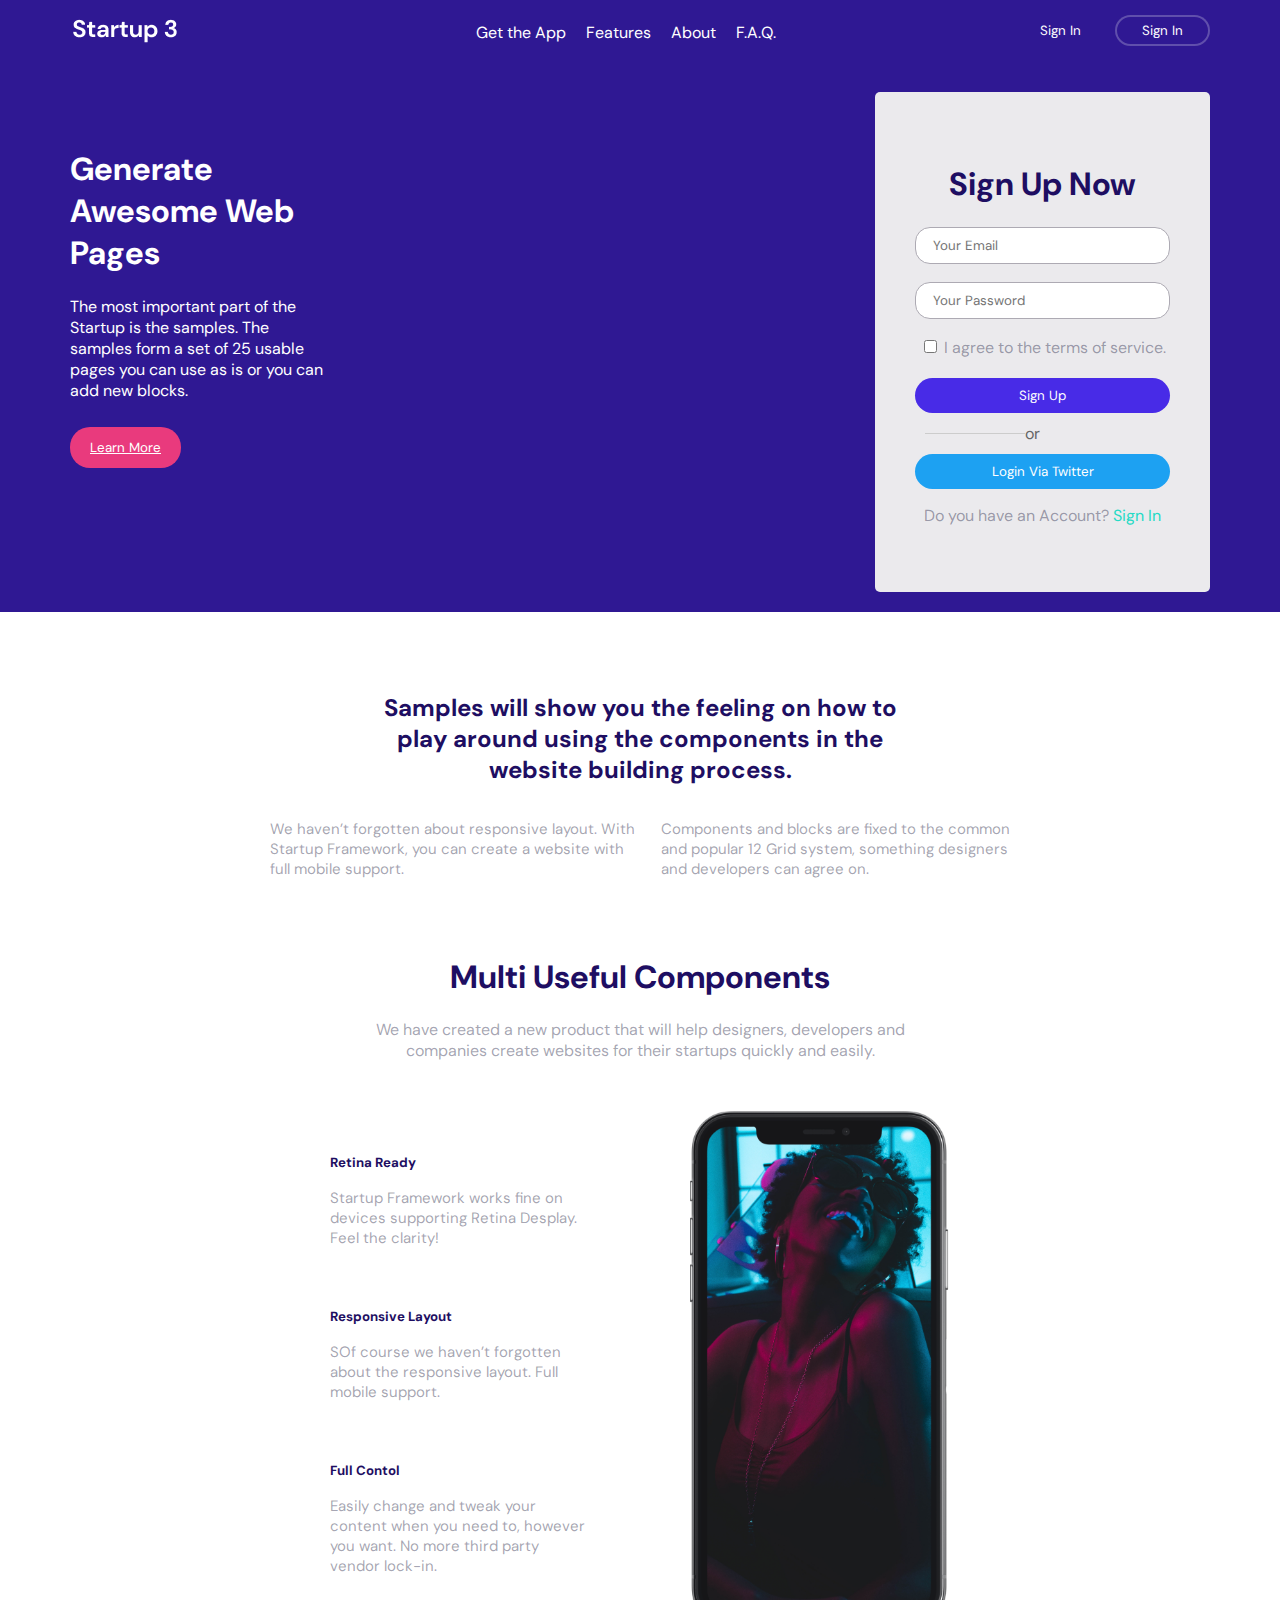
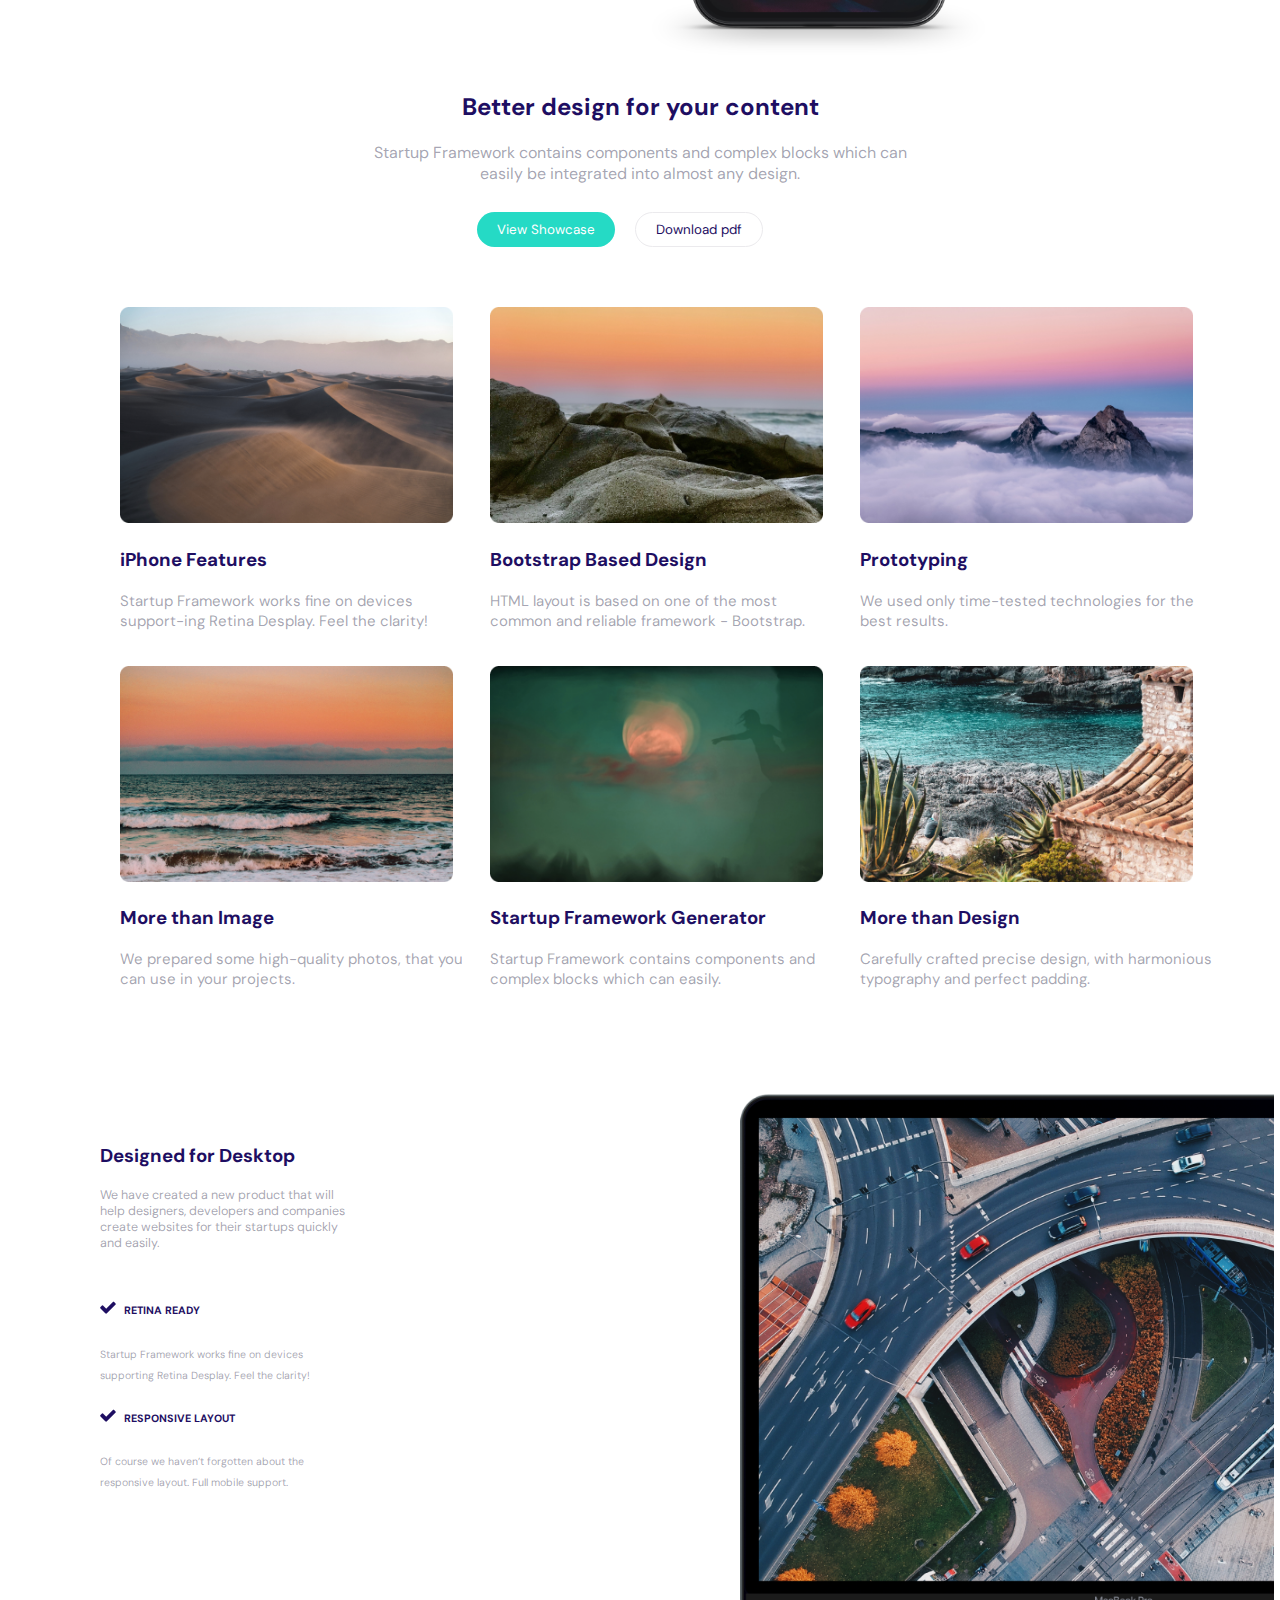
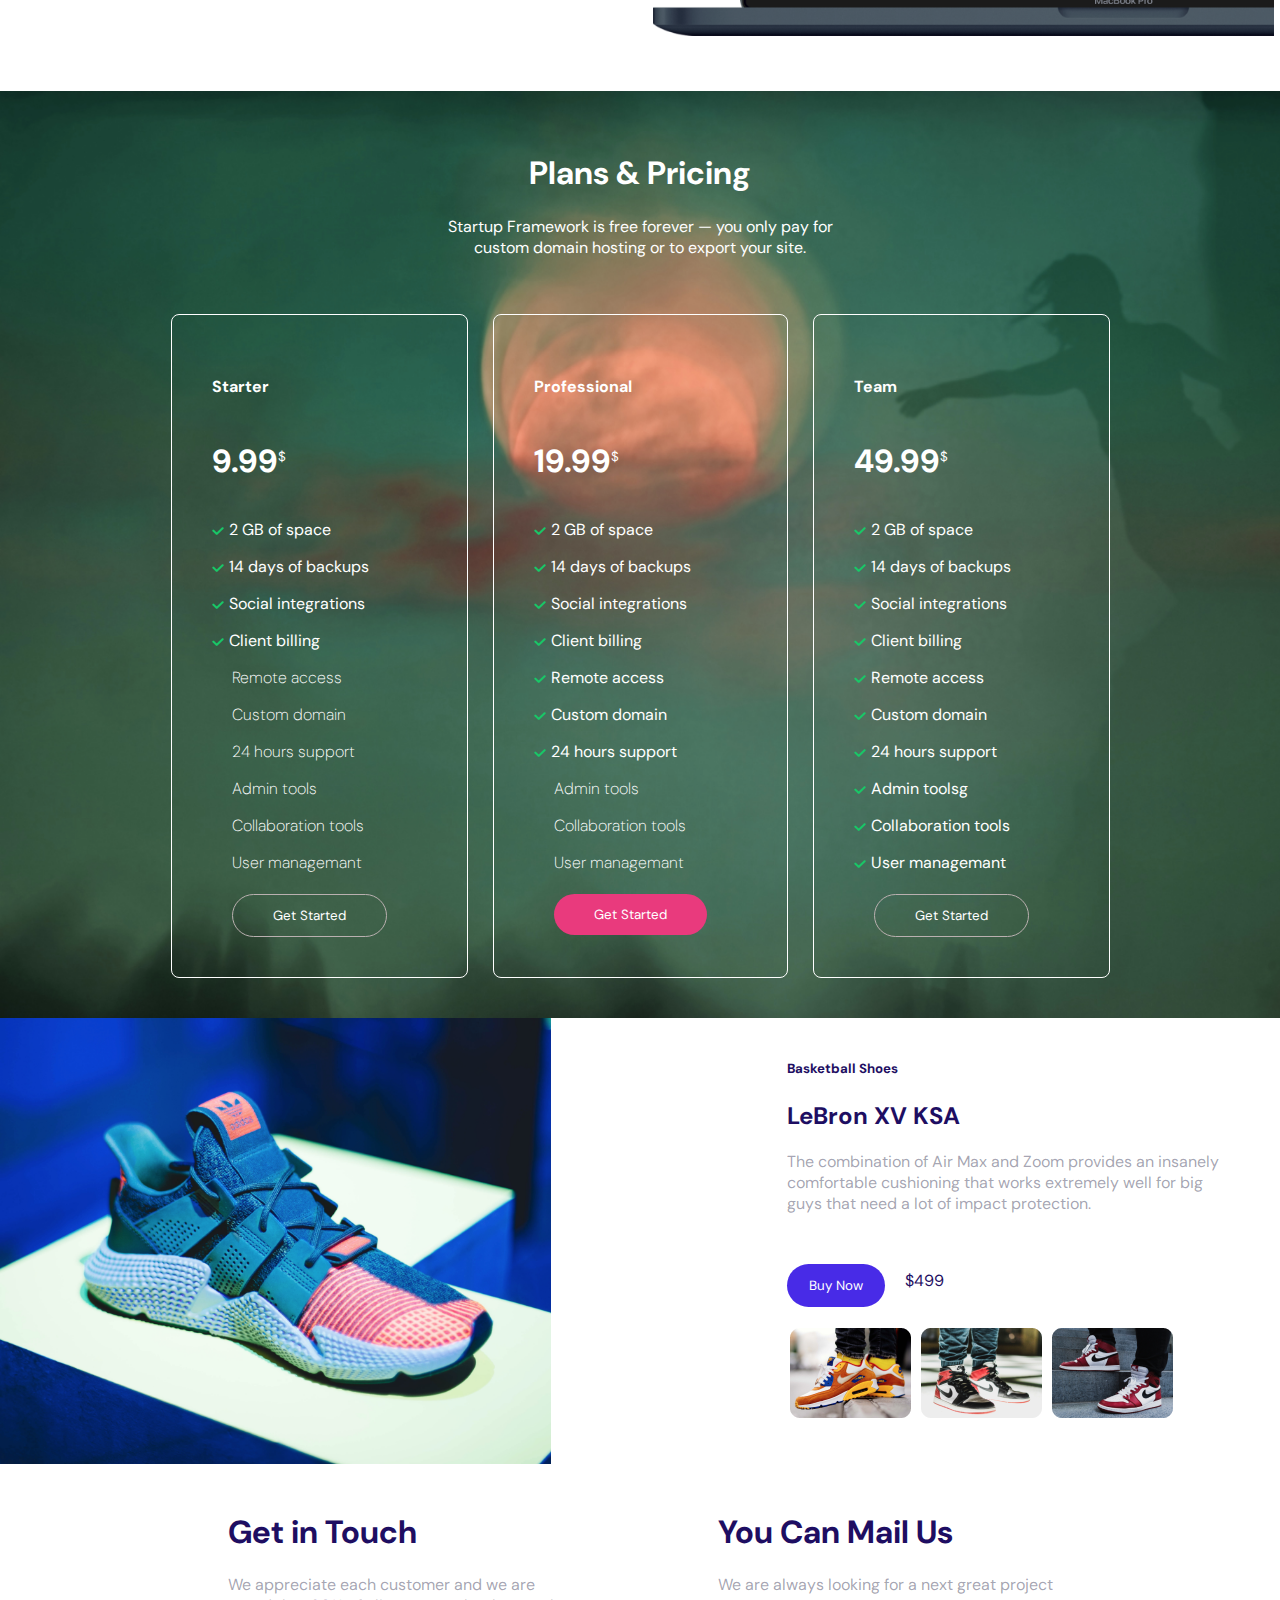
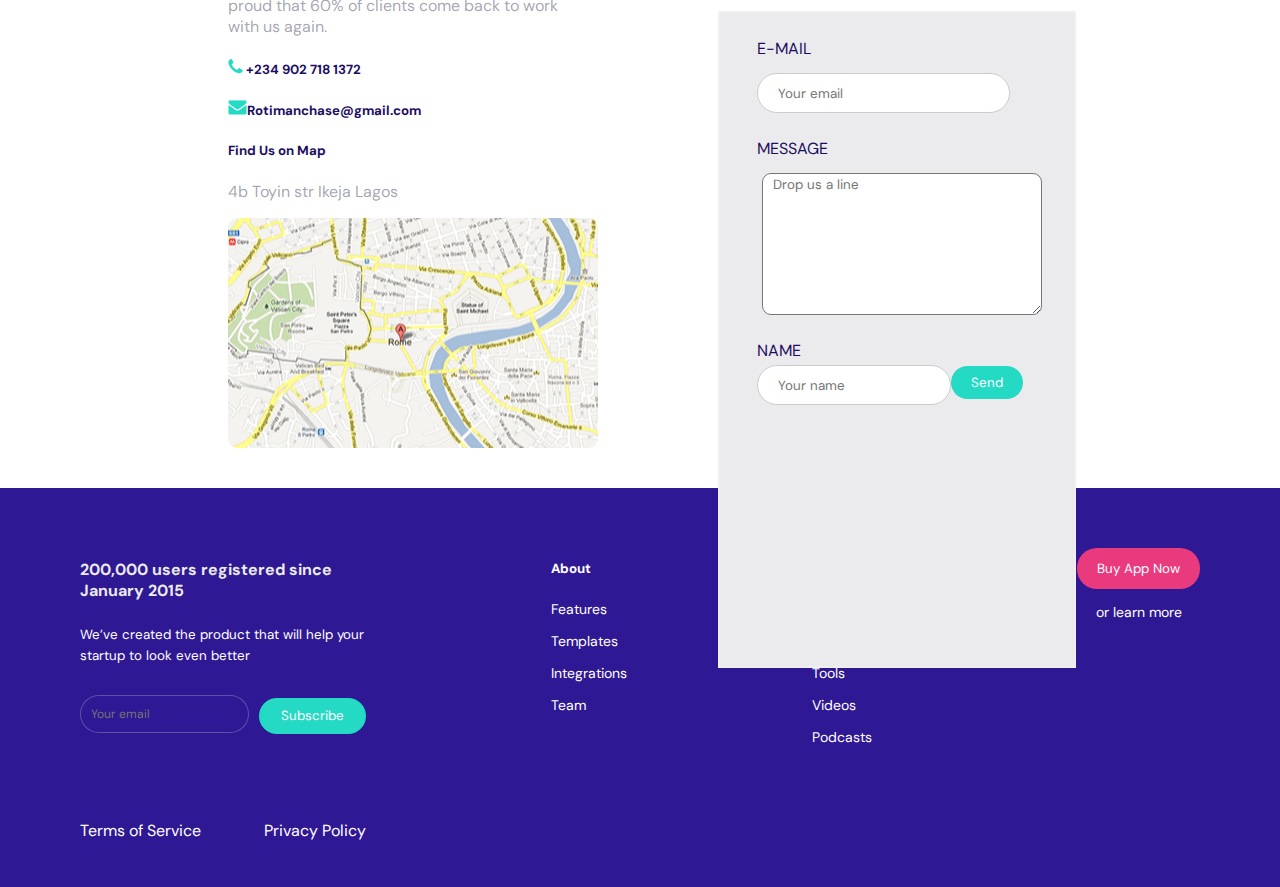
<file: index.html>
<!DOCTYPE html>
<html lang="en">
<head>
    <meta charset="UTF-8">
    <meta name="viewport" content="width=device-width, initial-scale=1.0">
    <title>Homepage</title>
    <link rel="stylesheet" href="style.css">
</head>
<body>
    <div class="allround-header">
        <header>
            <div class="first-header">
                <div class="img">
                    <img src="./images/Startup Framework Logo Dark.png">
                </div>
                <nav class="site-nav">
                    <ul>
                        <li>Get the App</li>
                        <li>Features</li>
                        <li>About</li>
                        <li>F.A.Q.</li>
                    </ul>
                    </nav>
                <div class="btn">
                    <button class="btn1">Sign In</button>
                    <button class="btn2">Sign In</button>
                 </div>  
            </div>
        </header>

        <small class="new-menu">Menu</small>

    </div>
   
    
    <div class="hero">
        <div class="heroleft">
            <h1>Generate<br> Awesome Web<br> Pages</h1>
            <p>The most important part of the<br> Startup is the samples.
                 The<br> samples form a set of 25 usable<br> pages you can
                use as is or you can<br> add new blocks.
            </p>
            <Button class="btn-left"> <a href="learnmore.html">Learn More</a></Button>  
        </div>
        <div class="hero-right">
            <h1>Sign Up Now</h1>
            <form>
                <label for="Email" class="form-lab">Email</label>
                <input type="email" placeholder="  Your Email">
                <label for="password" class="form-lab">Password</label>
                <input type="password" placeholder="  Your Password" id="">
                <label for="">
                    <input type="checkbox">
                    <span class="checkbox-text">I agree to the terms of service.</span>
                </label>
                <button class="btn-signup" type="submit">Sign Up</button>
                <div class="divider">
                    <hr><span>or</span>
                </div>
                <button type="button" class="btn-twi">Login Via Twitter</button>
                <p class="acc">Do you have an Account? <span>Sign In</span></p>
            </form>
        </div>
    </div>

    <div class="content">
        <h2>Samples will show you the feeling on how to<br> play around using the components in the<br> website building process.</h2>
        <div class="con-p">
            <p>We haven&rsquo;t forgotten about responsive layout. With<br> Startup Framework, you can create a website with<br> full mobile support.</p>
            <p>Components and blocks are fixed to the common<br> and popular 12 Grid system, something designers<br> and developers can agree on.</p>
        </div>
    </div>

    <div class="feats">
        <div class="feats-body">
            <h1>Multi Useful Components</h1>
            <p>We have created a new product that will help designers, developers and<br> companies create websites for their startups quickly and easily.</p>
        </div>
        <div class="feats-rl">
            <div class="feats-content-left">
                <div class="together">
                    <h5>Retina Ready</h5>
                    <p>Startup Framework works fine on<br> devices supporting Retina Desplay.<br> Feel the clarity!</p>
                </div>

                <div class="together">
                    <h5>Responsive Layout</h5>
                    <p>SOf course we haven&rsquo;t forgotten<br> about the responsive layout. Full<br> mobile support.</p>
                </div>

                <div class="together">
                    <h5>Full Contol</h5>
                    <p>Easily change and tweak your<br> content when you need to, however<br> you want. No more third party<br> vendor lock-in.</p>      
                </div>  
            </div>    
                <div class="feats-content-right">
                    <img src="./images/HERO iPhone X.png" alt="">
                </div>
            </div>
        </div>
    </div>

    <div class="showcase">
        <div class="showcase-content">
            <div class="showcase-head">
                <h2>Better design for your content</h2>
                <p>Startup Framework contains components and complex blocks which can<br> easily be integrated into almost any design. </p>
                <div class="sc-btn">
                    <button>View Showcase</button>
                    <div class="sc-btn2">
                        <button>Download pdf</button>
                    </div>
                </div>
            </div>
            <div class="showcase-body">
                <div class="sc-bodyup">
                    <div class="showcase-body1">
                        <img src="./images/sc1.png" alt="">
                        <h3>iPhone Features</h3>
                        <p>Startup Framework works fine on devices<br> support-ing Retina Desplay. Feel the clarity!</p>
                    </div>
                    <div class="showcase-body1">
                        <img src="./images/sc2.png" alt="">
                        <h3>Bootstrap Based Design</h3>
                        <p>HTML layout is based on one of the most<br> common and reliable framework - Bootstrap.</p>
                    </div>
                    <div class="showcase-body1">
                        <img src="./images/sc3.png" alt="">
                        <h3>Prototyping</h3>
                        <p>We used only time-tested technologies for the<br> best results.</p>
                    </div>
                </div>

                <div class="sc-bodyup">
                    <div class="showcase-body1">
                        <img src="./images/sc4.png" alt="">
                        <h3>More than Image</h3>
                        <p>We prepared some high-quality photos, that you<br> can use in your projects. </p>
                    </div>
                    <div class="showcase-body1">
                        <img src="./images/sc5.png" alt="">
                        <h3>Startup Framework Generator</h3>
                        <p>Startup Framework contains components and<br> complex blocks which can easily.</p>
                    </div>
                    <div class="showcase-body1">
                        <img src="./images/sc6.png" alt="">
                        <h3>More than Design</h3>
                        <p>Carefully crafted precise design, with harmonious<br> typography and perfect padding.</p>
                    </div>
            </div>
        </div>
    </div>

    <div class="feats2">
        <div class="feats2-rl">
            <div class="feats2-content-left">
                <div class="same-tags1">
                    <h3>Designed for Desktop</h3>
                    <p>We have created a new product that will<br> help designers, developers and companies<br> create websites for their startups quickly and easily.</p>
                </div>
                <div class="same-tags">
                    <h6><img  class="img-all" src="./images/fa-bullseye.png">RETINA READY</h6>
                    <small>Startup Framework works fine on devices<br> supporting Retina Desplay. Feel the clarity!</small>
                </div>
                <div class="same-tags">
                    <h6><img class="img-all" src="./images/fa-bullseye.png">RESPONSIVE LAYOUT</h6>
                    <small>Of course we haven&rsquo;t forgotten about the<br> responsive layout. Full mobile support.</small>
                </div>
            </div>
            <div class="feats2-content-right">
                <img src="./images/Macbook Pro.png" alt="">
            </div>
        </div>
    </div>

    <div class="pricing">
        <div class="pricing-body">
            <div class="pricing-head">
                <h1>Plans & Pricing</h1>
                <p>Startup Framework is free forever — you only pay for<br> custom domain hosting or to export your site.</p>
            </div>
            <div class="p-items">
                <div class="pricing-item1">
                    <h4>Starter</h4>
                    <div class="dollar-sign">
                        <h1>9.99</h1>
                        <small>$</small>
                    </div>
                    <p><img src="./images/Check Icon.png" alt="">2 GB of space</p>
                    <p><img src="./images/Check Icon.png" alt="">14 days of backups</p>
                    <p><img src="./images/Check Icon.png" alt="">Social integrations</p>
                    <p><img src="./images/Check Icon.png" alt="">Client billing</p>
                    <div class="p-2s">
                        <p>Remote access</p>
                        <p>Custom domain</p>
                        <p>24 hours support</p>
                        <p>Admin tools</p>
                        <p>Collaboration tools</p>
                        <p>User managemant</p>
                    </div>
                    <div class="like-button">
                        <button>Get Started</button>
                    </div>
                </div>
                <div class="pricing-item1">
                    <h4>Professional</h4>
                    <div class="dollar-sign">
                        <h1>19.99</h1>
                        <small>$</small>
                    </div>
                    <p><img src="./images/Check Icon.png" alt="">2 GB of space</p>
                    <p><img src="./images/Check Icon.png" alt="">14 days of backups</p>
                    <p><img src="./images/Check Icon.png" alt="">Social integrations</p>
                    <p><img src="./images/Check Icon.png" alt="">Client billing</p>
                    <p><img src="./images/Check Icon.png" alt="">Remote access</p>
                    <p><img src="./images/Check Icon.png" alt="">Custom domain</p>
                    <p><img src="./images/Check Icon.png" alt="">24 hours support</p>
                    <div class="p-2s">
                        <p>Admin tools</p>
                        <p>Collaboration tools</p>
                        <p>User managemant</p>
                    </div>
                    <button>Get Started</button>
                </div>
                <div class="pricing-item1">
                    <h4>Team</h4>
                    <div class="dollar-sign">
                        <h1>49.99</h1>
                        <small>$</small>
                    </div>
                    <p><img src="./images/Check Icon.png" alt="">2 GB of space</p>
                    <p><img src="./images/Check Icon.png" alt="">14 days of backups</p>
                    <p><img src="./images/Check Icon.png" alt="">Social integrations</p>
                    <p><img src="./images/Check Icon.png" alt="">Client billing</p>
                    <p><img src="./images/Check Icon.png" alt="">Remote access</p>
                    <p><img src="./images/Check Icon.png" alt="">Custom domain</p>
                    <p><img src="./images/Check Icon.png" alt="">24 hours support</p>
                    <p><img src="./images/Check Icon.png" alt="">Admin toolsg</p>
                    <p><img src="./images/Check Icon.png" alt="">Collaboration tools</p>
                    <p><img src="./images/Check Icon.png" alt="">User managemant</p>
                    <div class="like-button">
                        <button>Get Started</button>
                    </div>
                </div>
            </div>
        </div>
    </div>

    <div class="comms">
        <div class="comms-body">
            <div class="left-comms">
                <img src="./images/Productimage.png" alt="">
            </div>
            <div class="right-comms">
                <h5>Basketball Shoes</h5>
                <h2>LeBron XV KSA</h2>
                <p>The combination of Air Max and Zoom provides an insanely<br> comfortable cushioning that works extremely well for big<br> guys that need a lot of impact protection.</p>
                <div class="price-btn">
                    <button>Buy Now</button>
                    <p>$499</p>
                </div>
                <div class="pic-comms">
                    <img src="./images/Product preview 3.png" alt="">
                    <img src="./images/Product preview 2.png" alt="">
                    <img src="./images/Product preview.png" alt="">
                </div>
            </div>
        </div>
    </div>

    <div class="contacts">
        <div class="contacts-body">
            <div class="con-right">
                <h1>Get in Touch</h1>
                <p>We appreciate each customer and we are<br> proud that 60% of clients come back to work<br> with us again.</p>
                <div class="phm-eml">
                    <h5><img src="./images/fa-phone.png" alt=""> +234 902 718 1372</h4>
                    <h5><img src="./images/fa-envelope.png" alt="">Rotimanchase@gmail.com</h5>
                </div>
                <!-- <hr><hr> -->
                <h5>Find Us on Map</h5>
                <p>4b Toyin str Ikeja Lagos</p>
                <img src="./images/map.png" alt="">
            </div>
            <div class="con-left">
                <h1>You Can Mail Us</h1>
                <p>We are always looking for a next great project</p>
                <form>
                    <div class="form-div">
                        <div class="email-div">
                            <label for="email">E-MAIL</label>
                            <input type="email" name="email" placeholder="Your email">
                        </div>
                        
                        <div class="msg-div">
                            <label for="message">MESSAGE</label>
                            <textarea name="" id="" placeholder="Drop us a line" cols="34" rows="8"></textarea>
                        </div>
                       
                        
                        <div class="name-div">
                            <label for="name">NAME</label>
                            <input type="name" placeholder="Your name" required> 
                            <button>Send</button>
                        </div>
                        
                    </div>
                </form>
            </div>
        </div>
    </div>

    <footer>
        <div class="foots">
            <div class="foots-body">
                <div class="foots-item1">
                    <h4>200,000 users registered since<br> January 2015</h4>
                    <small>We&rsquo;ve created the product that will help your<br> startup to look even better</small>
                    <div class="first-btn">
                        <input type="email" placeholder="Your email" id="">
                        <button>Subscribe</button>
                    </div>
                        <div class="last-foots">
                            <p>Terms of Service</p>
                            <p>Privacy Policy</p>
                        </div>
                </div>
                <div class="foots-item2">
                    <h5>About</h5>
                    <p>Features</p>
                    <p>Templates</p>
                    <p>Integrations</p>
                    <p>Team</p>
                </div>
                <div class="foots-item3">
                    <h5>Resources</h5>
                    <p>Ebooks</p>
                    <p>Infograhpics</p>
                    <p>Tools</p>
                    <p>Videos</p>
                    <p>Podcasts</p>
                </div>
                <div class="foots-item4">
                    <button>Buy App Now</button>
                    <p>or learn more</p>
                </div>
            </div>
        </div>
    </footer>
</body>
</html>
</file>
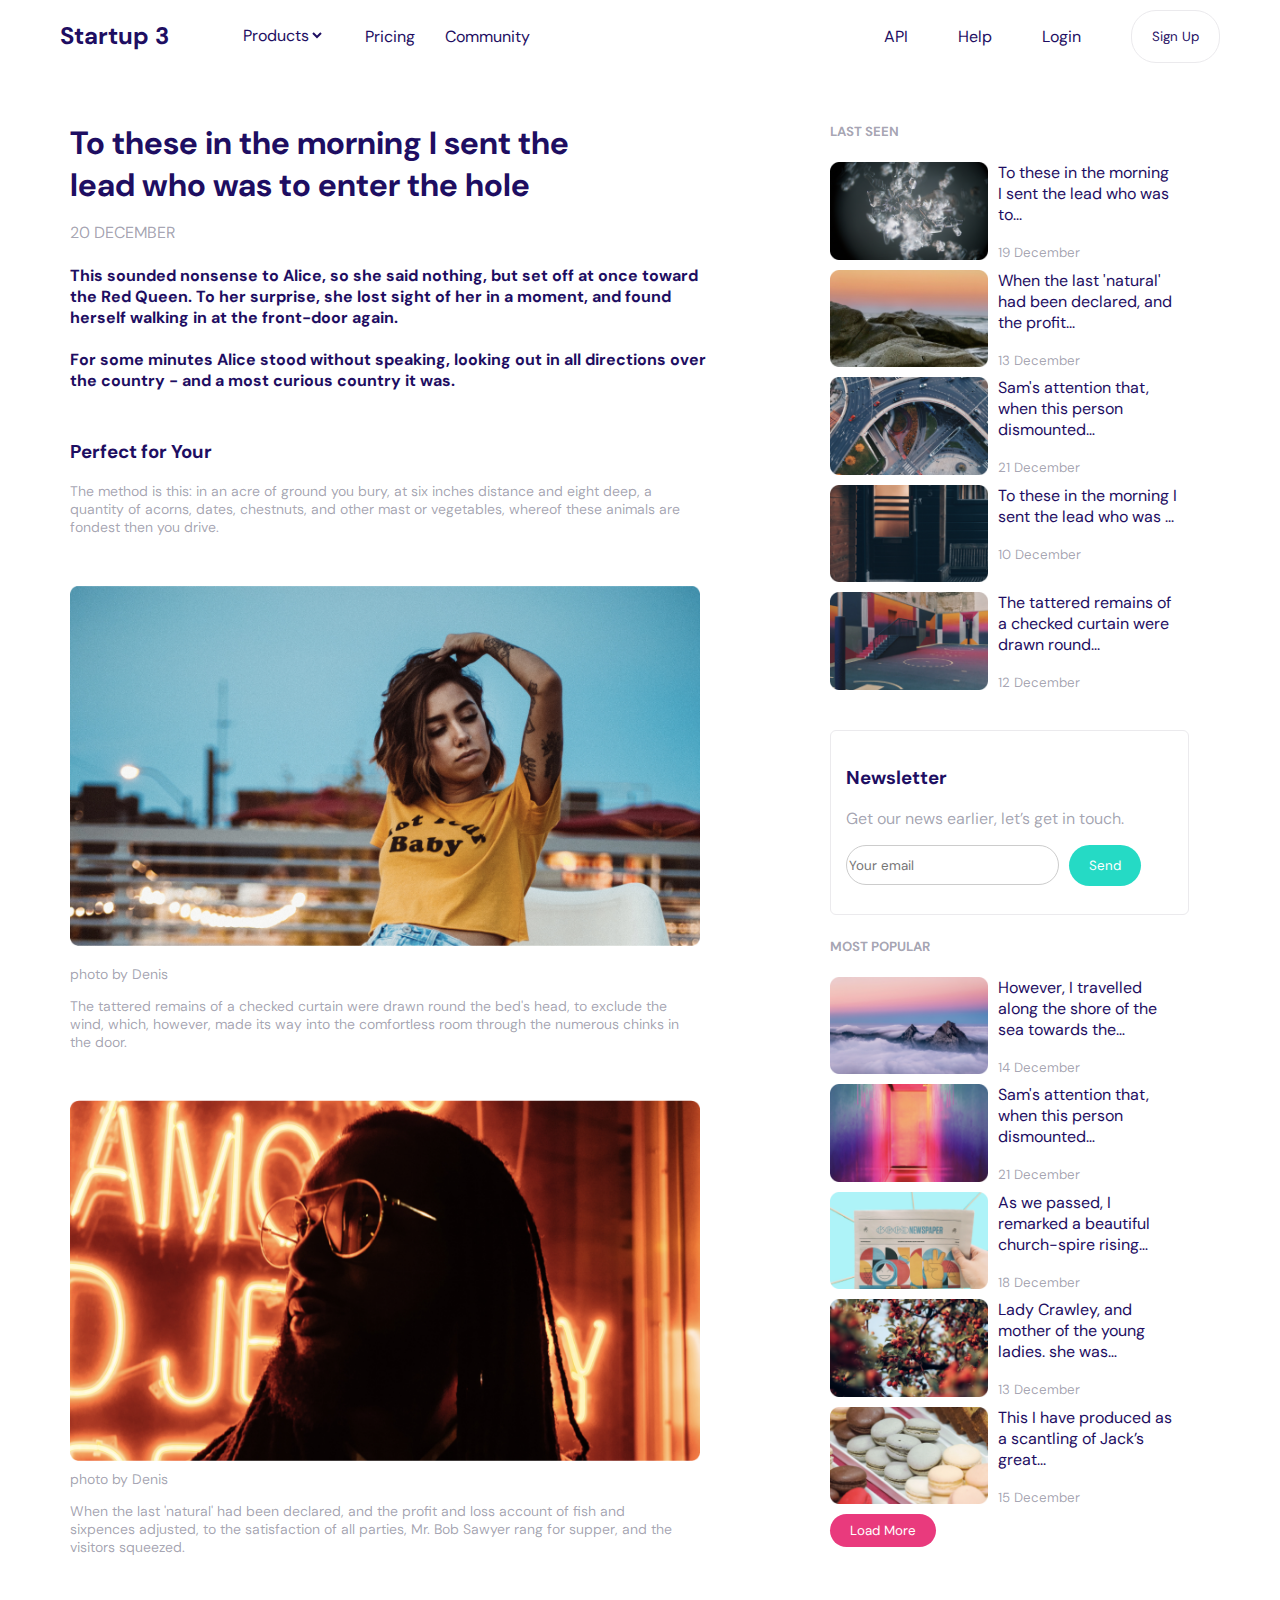
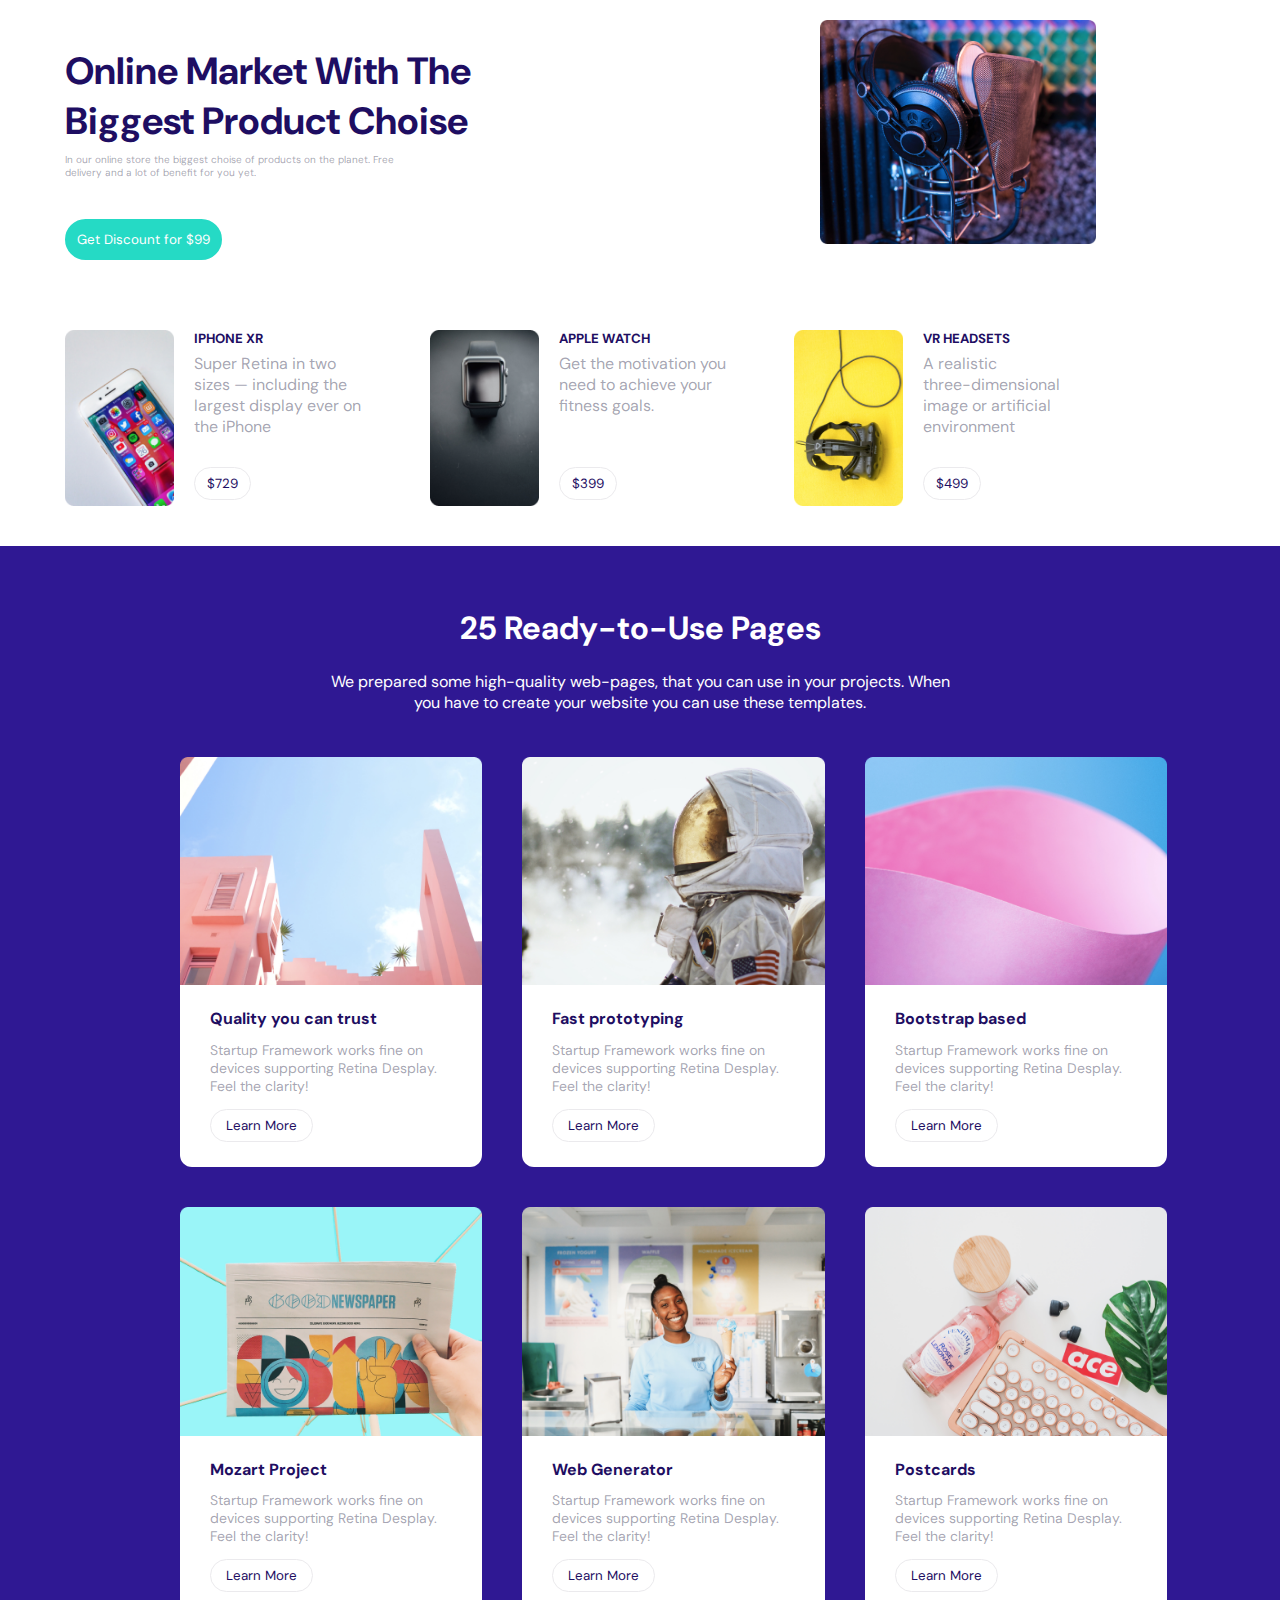
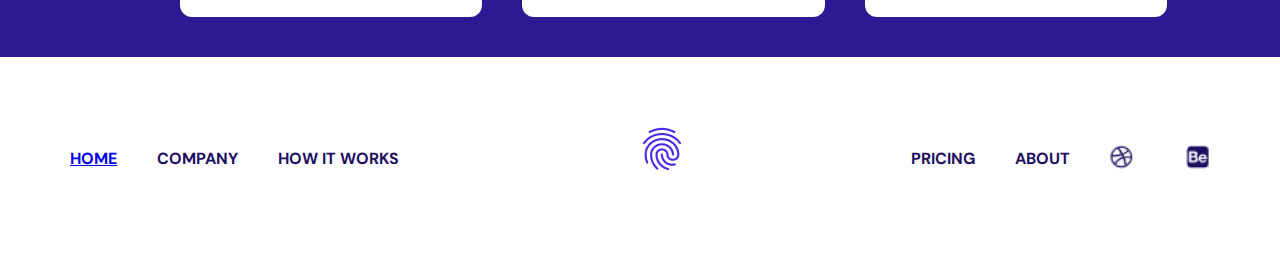
<file: learnmore.html>
<!DOCTYPE html>
<html lang="en">
<head>
    <meta charset="UTF-8">
    <meta name="viewport" content="width=device-width, initial-scale=1.0">
    <title>Learn More</title>
    <link rel="stylesheet" href="style.css">
</head>
<body>
    <header>
        <div class="learnmore-header">
            <div class="left-hd">
                <h2>Startup   3</h2>
    
                <select name="Products" id="">
                    <option value="Products">Products</option>
                </select>
                <div class="lefthd-para">
                    <p>Pricing</p>
                    <p>Community</p>
                </div>
            </div>
            <div class="right-hd">
                <div class="rhd-body">
                    <p>API</p>
                    <p>Help</p>
                    <p>Login</p>
    
                    <button>Sign Up</button>
                </div>
            </div>
        </div>
    </header>

    <main>
        <div class="pages">
            <div class="p-right">
                <div class="p-head">
                    <h1>To these in the morning I sent the<br> lead who was to enter the hole</h1>
                    <p>20 DECEMBER</p>
                </div>

                <article class="art-1">
                    <h4>This sounded nonsense to Alice, so she said nothing, but set off at once toward<br> the Red Queen. To her surprise, she lost sight of her in a moment, and found<br> herself walking in at the front-door again.</h4>
                    <h4>For some minutes Alice stood without speaking, looking out in all directions over<br> the country - and a most curious country it was.</h4>
                </article>

                <article class="art-2">
                    <h3>Perfect for Your</h3>
                    <p>The method is this: in an acre of ground you bury, at six inches distance and eight deep, a<br> quantity of acorns, dates, chestnuts, and other mast or vegetables, whereof these animals are<br> fondest  then you drive.</p>

                    <img src="./images/Photo.png" alt="">
                    <p>photo by Denis</small>
                </article>
                <article class="art-3">
                    <p>The tattered remains of a checked curtain were drawn round the bed's head, to exclude the<br> wind, which, however, made its way into the comfortless room through the numerous chinks in<br> the door.</p>
                    <img src="./images/Photo (2).png" alt="">
                    <p>photo by Denis</p>
                    <p>When the last 'natural' had been declared, and the profit and loss account of fish and<br> sixpences adjusted, to the satisfaction of all parties, Mr. Bob Sawyer rang for supper, and the<br> visitors squeezed.</p>
                </article>
            </div>
            <div class="p-left">
                <h5>LAST SEEN</h5>
                <div class="pics-div">
                    <img src="./images/ls1.png" alt="">
                    <div class="date-div">
                        <p>To these in the morning<br> I sent the lead who was<br> to...</p>
                        <small>19 December</small>
                    </div>
                </div>
                <div class="pics-div">
                    <img src="./images/ls2.png" alt="">
                    <div class="date-div">
                        <p>When the last 'natural'<br> had been declared, and<br> the profit...</p>
                        <small>13 December</small>
                    </div>
                </div>
                <div class="pics-div">
                    <img src="./images/ls3.png" alt="">
                    <div class="date-div">
                        <p>Sam's attention that,<br> when this person<br> dismounted…</p>
                        <small>21 December</small>
                    </div>
                </div>
                <div class="pics-div">
                    <img src="./images/ls4.png" alt="">
                    <div class="date-div">
                        <p>To these in the morning I<br> sent the lead who was ...</p>
                        <small>10 December</small>
                    </div>
                </div>
                <div class="pics-div">
                    <img src="./images/ls5.png" alt="">
                    <div class="date-div">
                        <p>The tattered remains of<br> a checked curtain were<br> drawn round...</p>
                        <small>12 December</small>
                    </div>
                </div>
                <div class="news-div">
                    <h3>Newsletter</h3>
                    <p>Get our news earlier, let’s get in touch.</p>
                    <div class="news-div-inside">
                        <input type="email" placeholder="Your email" class="my-email">
                        <button>Send</button>
                    </div>
                </div>
                <h5>MOST POPULAR</h5>
                <div class="pics-div">
                    <img src="./images/ms1.png" alt="">
                    <div class="date-div">
                        <p>However, I travelled<br> along the shore of the<br> sea towards the…</p>
                        <small>14 December</small>
                    </div>
                </div>
                <div class="pics-div">
                    <img src="./images/ms2.png" alt="">
                    <div class="date-div">
                        <p>Sam's attention that,<br> when this person<br> dismounted…</p>
                        <small>21 December</small>
                    </div>
                </div>
                <div class="pics-div">
                    <img src="./images/m3.png" alt="">
                    <div class="date-div">
                        <p>As we passed, I<br> remarked a beautiful<br> church-spire rising…</p>
                        <small>18 December</small>
                    </div>
                </div>
                <div class="pics-div">
                    <img src="./images/ms4.png" alt="">
                    <div class="date-div">
                        <p>Lady Crawley, and<br> mother of the young<br> ladies. she was…</p>
                        <small>13 December</small>
                    </div>
                </div>
                <div class="pics-div">
                    <img src="./images/m5.png" alt="">
                    <div class="date-div">
                        <p>This I have produced as<br> a scantling of Jack’s<br> great...</p>
                        <small>15 December</small>
                    </div>
                </div>
                <div class="page-btn">
                    <button>Load More</button>
                </div>
            </div>
        </div>
    </main>

    <div class="ecommerce2">
        <div class="ecommerce-top">
            <div class="ecommtop-left">
                <h1>Online Market With The<br> Biggest Product Choise</h1>
                <p>In our online store the biggest choise of products on the planet.  Free<br> delivery and a lot of benefit for you yet.</p>

                <button>Get Discount for $99</button>
            </div>
            <div class="ecommtop-right">
                <img src="./images/Product image.png" alt="">
            </div>
        </div>
        <div class="ecommerce-down">
            <div class="ecommdown-imgs">
                <img src="./images/image 7.png" alt="">
                <div class="imgs-texts">
                    <h5>IPHONE XR</h5>
                <P>Super Retina in two<br> sizes — including the<br> largest display ever on<br> the iPhone</P>
                <button>$729</button>
                </div>
            </div>

            <div class="ecommdown-imgs">
                <img src="./images/image 9.png" alt="">
                <div class="imgs-texts">
                    <h5>APPLE WATCH</h5>
                <P>Get the motivation you<br> need to achieve your<br> fitness goals.    <br>     <br></P>
                <button>$399</button>
                </div>
            </div>

            <div class="ecommdown-imgs">
                <img src="./images/image 9 (1).png" alt="">
                <div class="imgs-texts">
                    <h5>VR HEADSETS</h5>
                <P>A realistic<br> three-dimensional<br> image or artificial<br> environment</P>
                <button>$499</button>
                </div>
            </div>
        </div>
    </div>

    <div class="showc">
        <div class="showc-body">
            <h1>25 Ready-to-Use Pages</h1>
            <p>We prepared some high-quality web-pages, that you can use in your projects. When<br> you have to create your website you can use these templates.</p>
        </div>
        <div class="sh-up">
            <div class="pic-all">
                <img src="./images/sh.png" alt="">
                <h4>Quality you can trust</h4>
                <p>Startup Framework works fine on<br> devices supporting Retina Desplay.<br> Feel the clarity!</p>
                <button>Learn More</button>
            </div>

            <div class="pic-all">
                <img src="./images/sh1.png" alt="">
                <h4>Fast prototyping</h4>
                <p>Startup Framework works fine on<br> devices supporting Retina Desplay.<br> Feel the clarity!</p>
                <button>Learn More</button>
            </div>

            <div class="pic-all">
                <img src="./images/sh2.png" alt="">
                <h4>Bootstrap based</h4>
                <p>Startup Framework works fine on<br> devices supporting Retina Desplay.<br> Feel the clarity!</p>
                <button>Learn More</button>
            </div>
        </div>
        <div class="sh-down">
            <div class="sh-up">
                <div class="pic-all">
                    <img src="./images/sh3.png" alt="">
                    <h4>Mozart Project</h4>
                    <p>Startup Framework works fine on<br> devices supporting Retina Desplay.<br> Feel the clarity!</p>
                    <button>Learn More</button>
                </div>
    
                <div class="pic-all">
                    <img src="./images/sh4.png" alt="">
                    <h4>Web Generator</h4>
                    <p>Startup Framework works fine on<br> devices supporting Retina Desplay.<br> Feel the clarity!</p>
                    <button>Learn More</button>
                </div>
    
                <div class="pic-all">
                    <img src="./images/sh5.png" alt="">
                    <h4>Postcards</h4>
                    <p>Startup Framework works fine on<br> devices supporting Retina Desplay.<br> Feel the clarity!</p>
                    <button>Learn More</button>
                </div>
            </div>
        </div>
    </div>
    
    <footer>
        <div class="ft-all">
            <div class="ft-left">
                <div class="ftr-content">
                    <h4><a href="index.html">HOME</a></h4>
                    <h4>COMPANY</h4>
                    <h4>HOW IT WORKS</h4>
                </div>
            </div>
            <div class="ft-right">
                <div class="ftr-fp">
                    <img src="./images/Fingerprint Icon.png" alt="">
                </div>
                <div class="ftr-down">
                    <h4>PRICING</h4>
                    <h4>ABOUT</h4>
                    <img src="./images/Socials.png" alt="">
                </div>
            </div>
        </div>
    </footer>
    
</body>
</html>
</file>
<file: style.css>
@import url('https://fonts.googleapis.com/css2?family=DM+Sans:ital,opsz,wght@0,9..40,100..1000;1,9..40,100..1000&display=swap');

*{
    font-family: "DM Sans", sans-serif;
}
.allround-header{
    background-color: #2F1893;
}

.first-header {
    color: white;
    background-color: #2F1893;
    display: flex;
    justify-content: space-between;
    padding: 0 70px;
}

nav ul{
    display: flex;
    line-height: 2.1;
}

nav ul li{
    list-style: none;
    margin-left: 20px;
}

nav ul li a{
    text-decoration: none;
}

.btn1{
    cursor: pointer;
    outline: none;
    box-shadow: none;
    border: 0;
    background-color: #2F1893;
    color: white;
    padding: 0 30px;

}

.btn2 {
    border-radius: 20px;
    padding: 5px 25px;
    background-color: #2F1893;
    color: white;
    border: 2px solid #ffffff3d;
    }

.img{
    line-height: 4.8;
}

.btn{
    line-height: 3.8;
}
html, body{
    padding: 0;
    margin: 0;
}


.heroleft {
    color: white;
}

.heroleft{
    margin-top: 50px;
    margin-bottom: 0;
}

.hero-right{
    text-align: center;
    background-color: #EBEAED;
    color: #1E0E62;
    border-radius: 5px;
    padding: 50px 40px;
    margin: 15px 0 20px;
    width: 335px;
    box-sizing: border-box;
    
}

.checkbox-text{
    color: #15143966;
}

.acc{
    color: #15143966;
}
 
.form-lab{
    position: absolute;
    height: 0;
    width: 0;
    overflow: hidden;
    visibility: hidden;
}

.hero input[type="email"],
input[type="password"] {
    width: 100%;
    display: block;
    border-radius: 15px;
    padding: 9px;
    box-sizing: border-box;
    margin: 0 0 18px;
    border: 1px solid #adaab3;
    outline: none;
}


.hero{ 
    background-color: #2F1893;
    display: flex;
    justify-content: space-between;
    padding: 0 70px;
}

.btn-signup, .btn-twi{
    cursor: pointer;
    border: 0;
    color: white;
    width: 100%;
    border-radius: 18px;
    padding: 9px;
    background-color: #482BE7;
}

.btn-signup{
    margin-top: 20px;
}

.btn-twi{
    background-color: #1DA1F2;
}

.divider {
    display: flex;
    align-items: center;
    margin: 10px;
    color: #666;
}

.divider hr{
    flex-grow: 1;
    border: none;
    border-top: 1px solid #ccc;
}

.divider span{
    padding: 10px -20px;
    margin: 0 120px 0 0px;
}



.hero-right form p span{
    color: #25DAC5;
    
}

.btn-left, .foots-item4 button{
    border-radius: 20px;
    background-color: #E93A7D;
    border: 0;
    padding: 12px 20px;
    margin-top: 10px;
    color: #fff;
    cursor: pointer;
}
 
.btn-left a:visited{
    color: #8ab8a3;
}

.btn-left a{
    color: #fff;
}

.btn-left a:hover{
    color: black;
}

.content{
    /* border: 100px; */
    background-color: #ffffff;
    padding: 0 250px;
}

.con-p{
    display: flex;
    color: #15143966;
    justify-content: space-between;
    padding: 0 20px;
    font-size: 15px;
    padding-bottom: 40px;
}

.content h2{
    color: #1E0E62;
    padding-top: 60px;
    text-align: center;
}


.feats-content-left h5, .feats-body h1, .feats2-content-left h3, .feats2-content-left h6, .right-comms h2, .right-comms h5, .showcase-head h2, .showcase-body h3, .con-right h5, .con-right h1, .con-left h1 {
    color: #1E0E62;
}

.feats-body{
    text-align: center;
    margin-bottom: 70px;
}
.feats-body p, .feats-content-left p, .feats2-content-left p, .feats2-content-left small, .right-comms p, .showcase-head p, .showcase-body p, .con-right p, .con-left p{
    color: #15143966;
}

.feats-rl, .feats2-rl, .comms-body, .price-btn, .foots-body, .last-foots, .first-btn, .dollar-sign, .p-items, .contacts-body{
    display: flex;
}

.feats-content-left{
    padding: 0 210px 0 ;
    margin-left: 120px;
    
}
.feats-content-left p{
    font-size: 15px;
    margin-top: -5px;
}

.feats-content-right img{
    width:100%;
    margin-top: -20px;
    margin-left: -180px;
}

.together{
    margin-bottom: 60px;
}

.feats2-content-left{
    margin-left: 100px;
    margin-top: 120px;

}
.feats2-content-left small{
    font-size: 10.5px;
}

.feats2-content-right img{
    margin-top: 90px;
    width: 70%;
    margin-left: 260px;
}
.feats2-rl{
    gap: 40px;
    margin-bottom: 50px;
}

.feats2-content-left p{
    font-size: 12.5px;
}

.same-tags1{
    margin-bottom: 50px;
}
.img-all{
    margin-right: 8px;

}

.left-comms img{
    width: 70%;
}

.price-btn button{
    border-radius: 25px;
    background-color: #482BE7;
    padding: 2px 22px;
    color: #fff;
    margin-top: 10px;
    border: 0;
}

.price-btn{
    gap: 20px;
    margin-bottom: 20px;
    margin-top: 40px;
}
.price-btn p {
    color: #1E0E62;
}
.pic-comms img{
    margin: 1px 3px;
}
.right-comms{
    margin-top: 20px;
    margin-right: 30px;
}

.foots-body, .last-foots{
    justify-content: space-between;
}

.foots{
    background-color: #2F1893;
    color: #fff;
    padding-bottom: 30px;
    margin-top: -4.5px;
}
.foots-item1 h4{
    color: #EBEAED;
}

.foots-body{
    margin: 0 80px;
}
.foots-item4, .foots-item1, .foots-item2, .foots-item3{
    margin-top: 50px;
}

.foots-item4 p, .pricing-head, .showcase-head {
    text-align: center;
}
.first-btn button{
    border-radius: 25px;
    background-color: #25DAC5;
    padding: 2px 22px;
    color: #fff;
    margin-top: 3px;
    border: 0;
}
.first-btn input[type="email"] {
    background-color: #2F1893;
    border-radius: 25px;
    border:1px solid #ffffff3d;
    /* margin-top: 10px; */
    margin-right: 10px;
    margin-bottom: 1px;
    padding: 10px;
}

.first-btn :placeholder-shown{
    color: white;
    font-size: 12px;
}

.last-foots{
    margin-top: 70px;
}

.first-btn{
    margin-top: 30px;
}

.foots-item2 p, .foots-item3 p, .foots-item4 p{
    font-size: 14px;
}
.pricing-item1{
    border: 1px solid #FFFFFF;
    border-radius: 8px;
    margin-bottom: 40px;
    margin-top: 40px;
    padding: 40px 80px 40px 40px;

}

.p-items{
    justify-content: center;
    gap: 25px;
}
.p-items h4{
    color: white;
}

.pricing{
    background: url(./images/Mask.png) no-repeat center right /cover;
    width: 100%;
    min-width: 300px;
    color: #fff;
    padding-top: 40px;
    background-color: rgb(39, 14, 149);

}

.dollar-sign small{
    margin-top: 30px;
    /* margin: 0 40px; */

}
.pricing-item1 img{
    margin-right: 5px;
}


.p-2s{
    font-weight: 200;
    margin-left: 20px;
}
.pricing-item1 button{
    border-radius: 25px;
    background-color: #E93A7D;
    padding: 12px 40px;
    color: #fff;
    margin-top: 5px;
    border: 0;
    margin-left: 20px;
}

.pricing-item1 p{
    text-align: start;
}
.like-button button {
    background-color: inherit;
    border: 1px solid rgb(186, 176, 176);
}

.showcase-head button{
    border-radius: 25px;
    background-color: #25DAC5;
    padding: 8px 20px;
    color: white;
    /* margin-top: 5px; */
    border: 0;
}
.sc-btn2 button{
    color: #1E0E62;
    background-color: inherit;
    border: 1px solid #EBEAED;
}
.sc-btn{
    display: flex;
    justify-content: center;
    gap: 20px;
    padding-bottom: 40px;
    padding-top: 12px;
    margin-right: 40px;
}
.showcase-body1 img{
    width: 90%;
}
.sc-bodyup p{
    font-size: 15px;
}

.sc-bodyup{
    display: flex;
    justify-content: center;
    padding-top: 20px;
    padding-left: 70px;
    /* gap: -200px; */

}

.form-div{
    border: 2px solid #ffffff3d;
    background-color: #EBEAED;
    height: 73%;
    box-sizing: border-box;

    position: absolute;
    width: 28%;
    padding-left: 12px;
}


.email-div {
    margin: 25px 0 0 25px;
    color: #1E0E62;

}
.msg-div {
    margin: 25px 0 0 25px;
    color: #1E0E62;
    /* position: relative; */
    /* flex-direction: column; */
}

.contacts-body{
    /* position: relative; */
}

.msg-div textarea{
    margin-left: 5px;
    border-radius: 9px;
}

textarea:placeholder-shown{
    padding-left: 10px;
}


.msg-div label {
        /* width: 80%; */
        display: block;
        /* height: 150px; */
        box-sizing: border-box;
        border-radius: 8px;
        margin: 14px 0 14px;
        /* border: 1px solid #ccc; */
}


.name-div input[type="name"] {
    width: 55%;
    display: block;
    height: 40px;
    box-sizing: border-box;
    border-radius: 20px;
    /* margin-bottom: px; */
    border: 1px solid #ccc;
}

.msg-div input:placeholder-shown{
    padding-bottom: 100px;
    padding-left: 20px;
    cursor: auto   ;
}

.email-div input:placeholder-shown{
    padding-left: 20px;
}

.name-div input:placeholder-shown{
    padding-left: 20px;
}

.name-div button{
    border-radius: 25px;
    background-color: #25DAC5;
    padding: 8px 20px;
    color: white;
    border: 0;
    margin-left:150px;
    margin-top: 26px;
}


.email-div input[type="email"] {
    width: 80%;
    display: block;
    height: 40px;
    box-sizing: border-box;
    border-radius: 20px;
    margin: 14px 0 14px 0;
    border: 1px solid #ccc;
}

.name-div{
    margin: 20px 0 0 25px;
    /* border-radius: 20px; */
    display: flex;
    color: #1E0E62;
}

.contacts-body{
    justify-content: center;
    gap: 120px;
    padding: 20px 0 40px 0;
}

.name-div input{
    margin-top: 25px;
    /* padding-left: px; */
    /* margin-right: 90px; */
    /* text-align: start; */
    position: absolute;
}

/* learn more CSS */
.pages{
    display: flex;
    /* position: absolute; */
    gap: 60px;
    margin: 30px 0 0 70px;
}

.p-right h1, h4, h3 , .art-1 p, .p-left h3, .p-left p, .ecommtop-left h1{
    color: #1E0E62;

}

.p-right p, .art-2 p, .art-3 p, .p-left h5, .date-div small, .news-div p, .ecommtop-left p{
    color: #15143966;
}

.news-div{
    border: 1.5px solid #EBEAED;
    margin-top: 30px;
    border-radius: 6px;
    padding: 15px;
    box-sizing: border-box;
    width: 100%;
}

.news-div-inside{
    display: flex;
    gap: 10px;
}

.news-div-inside button{
    border-radius: 25px;
    background-color: #25DAC5;
    padding: 1px 20px;
    color: white;
    border: 0;
    margin-bottom: 13px;

}


.news-div-inside input[type="email"] {
    width: 65%;
    display: block;
    height: 40px;
    box-sizing: border-box;
    border-radius: 20px;
    margin: 0 0 14px;
    border: 1px solid #ccc;
}


.pics-div{
    display: flex;
}

.pics-div img{
    width: 44%;
    margin-right: 10px;
    margin-bottom: 10px;
}
.pics-div p{
    margin-top: 0;
    text-align: start;
}
/* .date-div{
    margin-left: 135px;
    margin-top: -44px;
} */
.p-head h1{
    margin-bottom: 3px;
}
.art-1{
    padding-bottom: 8px;
}

.art-3 img{
    margin-bottom: -10px;
    width: 90%;
    margin-top: 35px;
}

.art-2 img{
    width: 90%;
    margin-top: 35px;

}


.art-2 p, .art-3 p{
    font-size: 14px;
}

.page-btn button{
    border: 0;
    background-color: #E93A7D;
    color: white;
    border-radius: 20px;
    padding: 8px 20px;
}

/* LEARN MORE FOOTER CSS */
.ft-all, .ftr-content, .ft-right {
    display: flex;
    justify-content: space-between;
    /* align-content: center; */
}

.ft-all{
    padding: 70px;
}

.ftr-fp{
    margin-right: 230px;
}

.ftr-content{
    gap: 40px;

}

.ft-right{
    /* gap: 0px; */
    /* margin-left: 10px; */
}

.ftr-down img{
    width: 40%;
    height: 25px;
    padding-top: 18px;
}

.ftr-down{
    display: flex;
    gap: 40px;
}

/* SHOWCASE2 CSS */

.showc{
    background-color: #2F1893;
    color: white;
    padding-bottom: 40px;
    padding-top: 40px;
}

.showc-body{
    text-align: center;
    padding-bottom: 28px;
}

.pic-all{
    border: 0 solid ;
    background-color: #FFFFFF;
    /* text-align: left; */
    margin-left: 20px;
    border-radius: 12px;
    width: 27%;
    padding-bottom: 25px;
}

.pic-all img{
    width: 100%;
}

.pic-all h4{
    color: #1E0E62;
    margin-left: 30px;
    margin-top: 18px;
}

.pic-all p{
    color: #15143966;
    margin-left: 30px;
    font-size: 14px;
    margin-top: -10px;
}

.sh-up{
    display: flex;
    /* position: relative; */
    margin-left: 160px;
    gap: 20px;
}

.pic-all button{
    margin-left: 30px;
    background-color: inherit;
    border: 1.5px solid #EBEAED;
    border-radius: 30px;
    padding: 7px 15px;
    color: #1E0E62;
}

.sh-down{
    padding-top: 40px;
}


/* LEARN MORE HEADER CSS */
.learnmore-header{
    display: flex;
    justify-content: space-between;
    color: #1E0E62;
    padding: 0 60px 0 60px;
}

.rhd-body{
    display: flex;
    margin-top: 10px;
    gap: 50px;
}

.rhd-body button{
    border: 1px solid #EBEAED;
    background-color: inherit;
    border-radius: 25px;
    /* margin-top: 10px; */
    padding: 0 20px;
    color: #1E0E62;
}
.left-hd{
    display: flex;
    gap: 40px;
}

.lefthd-para{
    display: flex;
    margin-top: 10px;
    gap: 30px;
}

.left-hd select{
    border: 0;
    background-color: inherit;
    color: #1E0E62;
    font-size: 16px;
    margin-left: 30px;
}

/* ECOMMERCE 2 CSS */

.ecommerce2{
    padding: 50px 0 40px 65px;
    /* padding-bottom: 30px; */
}

.ecommerce-top{
    display: flex;
    justify-content: space-between;
}

.ecommtop-right img{
    width: 60%;
    padding-right: 90px;
}
.ecommtop-left h1{
    font-size: 38px;
    margin-bottom: -3px;
}

.ecommtop-left p{
    font-size: 10px;
}

.ecommtop-left button{
    background-color: #25DAC5;
    border: 2px solid #25DAC5;
    border-radius: 30px;
    padding: 10px;
    color: #FFFFFF;
    margin-top: 30px;
    margin-bottom: 70px;
}
.ecommerce-down{
    display: flex;
}

.ecommdown-imgs{
    display: flex;
    /* border: 1px solid #333; */
    width: 30%;
    /* margin-top: 0; */

}
.ecommdown-imgs img{
    /* width: 90px; */
    margin-right: 20px;
    height: 176px;
}

.imgs-texts h5{
    margin-top: 0;
    margin-bottom: -10px;
    color: #1E0E62;
}
.imgs-texts p{
    margin-bottom: 30px;
    color: #15143966;
}
.imgs-texts button{
    border: 1.5px solid #EBEAED;
    background-color: inherit;
    padding: 7px 12px;
    border-radius: 25px;
    color: #1E0E62;
}

.new-menu{
    display: none;
}

/* Responsive */

@media screen and (max-width: 620px) {
    .first-header, .hero, .con-p, .content, .feats-rl, .sc-bodyup, .feats2-rl, .p-items, .comms-body, .foots-body{
        flex-direction: column;
        padding: 0 20px;
    }

    .new-menu{
        display: block;
    }

    nav ul li {
        margin-left: 20px;
    }

    .site-nav, .btn {
        display: none;
    }

    .allround-header{
        display: flex;
        justify-content: space-between;
    
    }

    .new-menu{
        color: #FFFFFF;
        line-height: 3.8;
        margin-right: 20px;
        font-size: 18px;
    }

    br, .contacts {
        display: none;
    }

    .hero-right{
        width: 280px;
    }

    .feats-content-left{
        padding: 0;
        margin-left: 10px;
    }

    .feats-content-right img{
        width:80%;
        margin-left: -28px;
        margin-top: 10px;
    }

    .feats-body{
        margin-bottom: 20px;
    }

    .sc-btn{
        margin-right: 10px;
    }

    .feats2-content-left{
        margin: 30px 0 0 10px;
    }

    .feats2-content-right img{
        margin: 0 0 0 99px;
    }

    .p-items{
        gap: 0;
    }

    .left-comms img{
        width: 100%;
        margin-top: 20px;
        /* margin-left: -20px; */
    }

    .foots{
        padding-bottom: 10px;

    }

    .foots-body{
        margin: 0 30px;
    }

    .foots-item4 p{
        margin-left: -170px;
    }

    .pic-comms img{
        width: 92px;
    }

}
</file>
